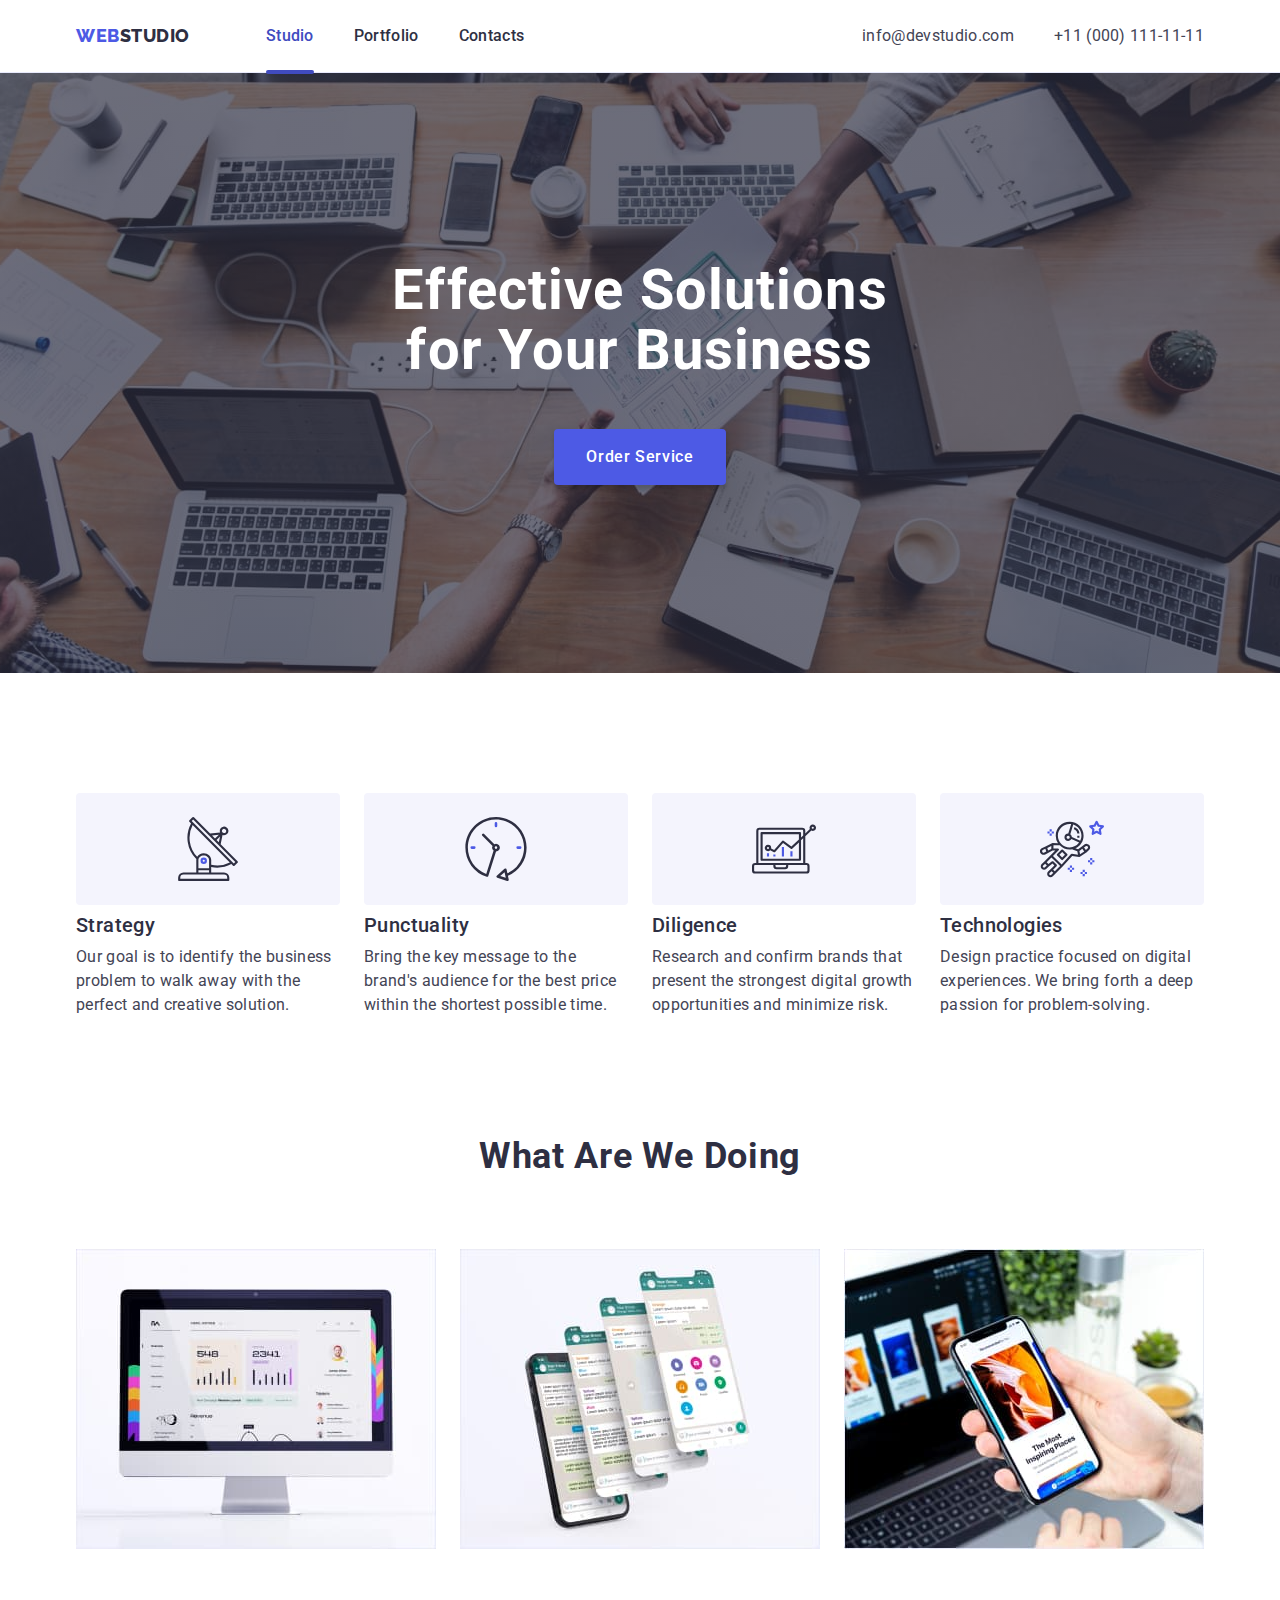
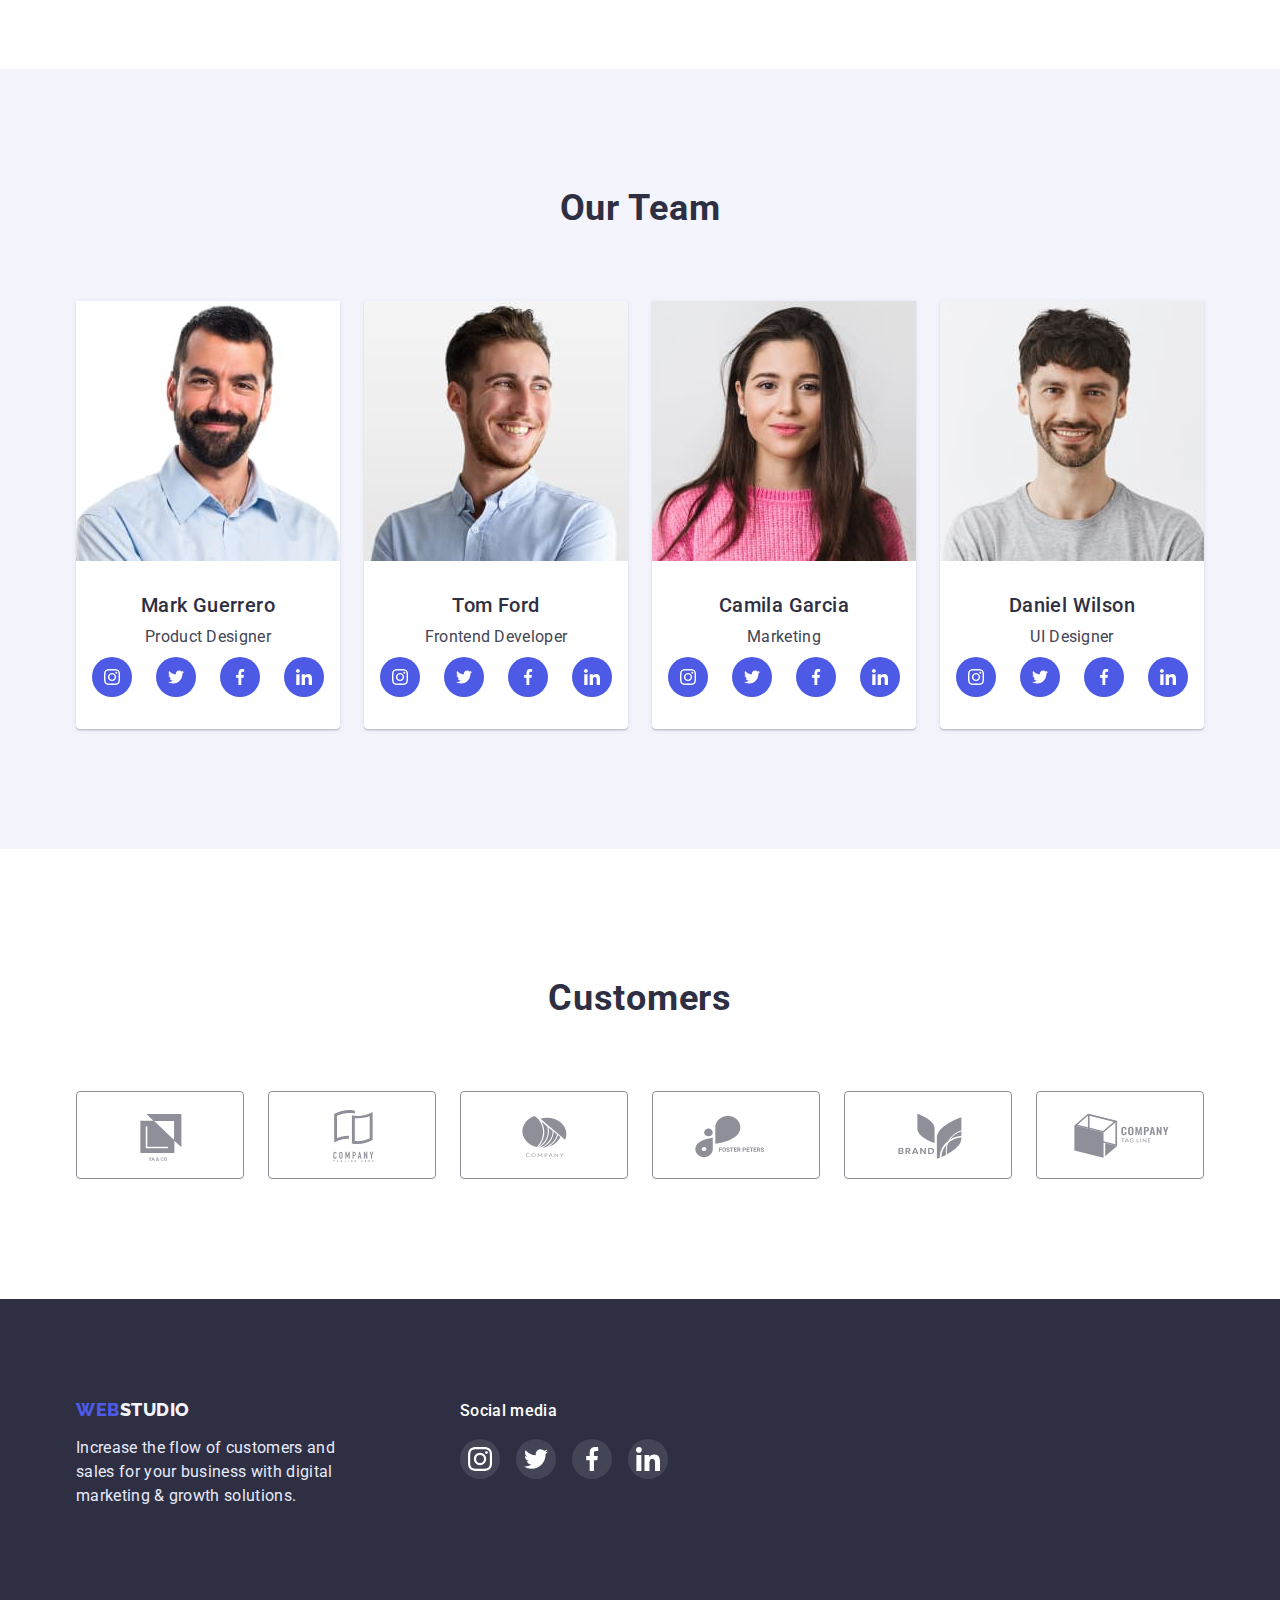
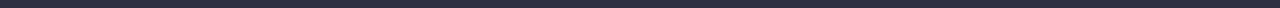
<file: index.html>
<!DOCTYPE html>
<html lang="en">
  <head>
    <meta charset="UTF-8" />
    <meta http-equiv="X-UA-Compatible" content="IE=edge" />
    <meta name="viewport" content="width=device-width, initial-scale=1.0" />
    <title>WebStudio</title>
    <link rel="preconnect" href="https://fonts.googleapis.com" />
    <link rel="preconnect" href="https://fonts.gstatic.com" crossorigin />
    <link
      href="https://fonts.googleapis.com/css2?family=Raleway:wght@800&family=Roboto:wght@400;500;700;900&display=swap"
      rel="stylesheet"
    />
    <link rel="stylesheet" href="https://cdn.jsdelivr.net/npm/modern-normalize@1.1.0/modern-normalize.min.css">
    <link rel="stylesheet" href="./css/styles.css" />
  </head>
  <body>
    <header class="section-header">
      <div class="container header-container">
        <nav class="nav">
          <a href="" class="logo up link">Web<span>Studio</span></a>
          <ul class="nav-list list">
            <li class="nav-item"><a href="./index.html" class="nav-link link current">Studio</a></li>
            <li class="nav-item"><a href="./portfolio.html" class="nav-link link">Portfolio</a></li>
            <li class="nav-item"><a href="" class="nav-link link">Contacts</a></li>
          </ul>
        </nav>
        <address>
          <ul class="address-list list">
            <li class="address-item">
              <a href="mailto:info@devstudio.com" class="adress-link link">info@devstudio.com</a>
            </li>
            <li class="address-item">
              <a href="tel:+110001111111" class="adress-link link">+11 (000) 111-11-11</a>
            </li>
          </ul>
        </address>
      </div>
    </header>
    <main>
      <!--Hero section-->
      <section class="section-hero">
        <h1 class="hero-title">Effective Solutions for Your Business</h1>
        <button class="hero-btn" type="button" data-modal-open>Order Service</button>
      </section>

      <!--About section-->
      <section class="section-about">
        <div class="container about-container">
          <h2 class="visually-hidden">About</h2>
          <ul class="about-list list">
            <li class="about-item">
              <div class="about-item-boxicon">
                <svg class="about-item-icon" width="64" height="64">
                  <use href="./images/icons.svg#antenna"></use>
                </svg>
              </div>
              <h3 class="about-subtitle">Strategy</h3>
              <p class="about-text">
              Our goal is to identify the business problem to walk away with the
              perfect and creative solution.
              </p>
            </li> 
            <li class="about-item">
              <div class="about-item-boxicon">
                <svg class="about-item-icon" width="64" height="64">
                  <use href="./images/icons.svg#clock"></use>
                </svg>
              </div>
              <h3 class="about-subtitle">Punctuality</h3>
              <p class="about-text">
              Bring the key message to the brand's audience for the best price
              within the shortest possible time.
              </p>
            </li>
            <li class="about-item">
              <div class="about-item-boxicon">
                <svg class="about-item-icon" width="64" height="64">
                  <use href="./images/icons.svg#diagram"></use>
                </svg>
              </div>
              <h3 class="about-subtitle">Diligence</h3>
              <p class="about-text">
              Research and confirm brands that present the strongest digital
              growth opportunities and minimize risk.
              </p>
            </li> 
            <li class="about-item">
              <div class="about-item-boxicon">
                <svg class="about-item-icon" width="64" height="64">
                  <use href="./images/icons.svg#astronaut"></use>
                </svg>
              </div>
              <h3 class="about-subtitle">Technologies</h3>
              <p class="about-text">
              Design practice focused on digital experiences. We bring forth a
              deep passion for problem-solving.
              </p>
            </li>
          </ul>
        </div>
      </section>

      <!--What are we doing-->
      <section class="section-doing">
        <div class="container doing-container">
          <h2 class="doing-title">What are we doing</h2>
          <ul class="doing-list list">
            <li class="doing-item">
             <img class="doing-img"
              src="./images/rectangle1.jpg"
              alt="Monitor"
              width="360"
              height="300"
             />
            </li>
           <li  class="doing-item">
              <img class="doing-img"
              src="./images/rectangle2.jpg"
              alt="Telephon"
              width="360"
              height="300"
              />
           </li>
           <li  class="doing-item">
              <img class="doing-img"
              src="./images/rectangle3.jpg"
              alt="Gadgets"
              width="360"
              height="300"
              />
           </li>
          </ul>
        </div>
      </section>
      
      <!--Our team-->
      <section class="section-team">
        <div class="container team-container">
          <h2 class="team-title">Our Team</h2>
          <ul class="team-list list">
             <li class="team-item">
               <img class="team-img" src="./images/img1.jpg" alt="Photo" width="264" height="260" />
               <div class="team-item-block">
                  <h3 class="team-subtitle">Mark Guerrero</h3>
                  <p class="team-text">Product Designer</p>
                  <ul class="team-list-icon list">
                    <li class="team-item-boxicon">
                      <a href="" class="team-item-link link">
                        <svg class="team-item-icon" width="16" height="16" >
                          <use href="./images/icons.svg#instagram"></use>
                        </svg>
                      </a>
                    </li>
                    <li class="team-item-boxicon">
                      <a href="" class="team-item-link link">
                        <svg class="team-item-icon" width="16" height="16">
                          <use href="./images/icons.svg#twitter"></use>
                        </svg>
                      </a>
                    </li>
                    <li class="team-item-boxicon">
                      <a href="" class="team-item-link link">
                        <svg class="team-item-icon" width="16" height="16">
                          <use href="./images/icons.svg#facebook"></use>
                        </svg>
                      </a>
                    </li>
                    <li class="team-item-boxicon">
                      <a href="" class="team-item-link link">
                        <svg class="team-item-icon" width="16" height="16">
                         <use href="./images/icons.svg#linkedin"></use>
                        </svg>
                      </a>
                    </li>
                  </ul>
                </div>
              </li>
              <li class="team-item">
                <img class="team-img" src="./images/img2.jpg" alt="Photo" width="264" height="260" />
                <div class="team-item-block">
                  <h3 class="team-subtitle">Tom Ford</h3>
                  <p class="team-text">Frontend Developer</p>
                  <ul class="team-list-icon list">
                    <li class="team-item-boxicon">
                      <a href="" class="team-item-link link">
                        <svg class="team-item-icon" width="16" height="16" >
                          <use href="./images/icons.svg#instagram"></use>
                        </svg>
                      </a>
                    </li>
                    <li class="team-item-boxicon">
                      <a href="" class="team-item-link link">
                        <svg class="team-item-icon" width="16" height="16">
                          <use href="./images/icons.svg#twitter"></use>
                        </svg>
                      </a>
                    </li>
                    <li class="team-item-boxicon">
                      <a href="" class="team-item-link link">
                        <svg class="team-item-icon" width="16" height="16">
                          <use href="./images/icons.svg#facebook"></use>
                        </svg>
                      </a>
                    </li>
                    <li class="team-item-boxicon">
                      <a href="" class="team-item-link link">
                        <svg class="team-item-icon" width="16" height="16">
                         <use href="./images/icons.svg#linkedin"></use>
                        </svg>
                      </a>
                    </li>
                  </ul>
                </div>
              </li>
              <li class="team-item">
                <img class="team-img" src="./images/img3.jpg" alt="Photo" width="264" height="260" />
                <div class="team-item-block">
                  <h3 class="team-subtitle">Camila Garcia</h3>
                  <p class="team-text">Marketing</p>
                  <ul class="team-list-icon list">
                    <li class="team-item-boxicon">
                      <a href="" class="team-item-link link">
                        <svg class="team-item-icon" width="16" height="16" >
                          <use href="./images/icons.svg#instagram"></use>
                        </svg>
                      </a>
                    </li>
                    <li class="team-item-boxicon">
                      <a href="" class="team-item-link link">
                        <svg class="team-item-icon" width="16" height="16">
                          <use href="./images/icons.svg#twitter"></use>
                        </svg>
                      </a>
                    </li>
                    <li class="team-item-boxicon">
                      <a href="" class="team-item-link link">
                        <svg class="team-item-icon" width="16" height="16">
                          <use href="./images/icons.svg#facebook"></use>
                        </svg>
                      </a>
                    </li>
                    <li class="team-item-boxicon">
                      <a href="" class="team-item-link link">
                        <svg class="team-item-icon" width="16" height="16">
                         <use href="./images/icons.svg#linkedin"></use>
                        </svg>
                      </a>
                    </li>
                  </ul>
                </div>
             </li>
             <li class="team-item">
               <img class="team-img" src="./images/img4.jpg" alt="Photo" width="264" height="260" />
               <div class="team-item-block">
                  <h3 class="team-subtitle">Daniel Wilson</h3>
                  <p class="team-text">UI Designer</p>
                  <ul class="team-list-icon list">
                    <li class="team-item-boxicon">
                      <a href="" class="team-item-link link">
                        <svg class="team-item-icon" width="16" height="16" >
                          <use href="./images/icons.svg#instagram"></use>
                        </svg>
                      </a>
                    </li>
                    <li class="team-item-boxicon">
                      <a href="" class="team-item-link link">
                        <svg class="team-item-icon" width="16" height="16">
                          <use href="./images/icons.svg#twitter"></use>
                        </svg>
                      </a>
                    </li>
                    <li class="team-item-boxicon">
                      <a href="" class="team-item-link link">
                        <svg class="team-item-icon" width="16" height="16">
                          <use href="./images/icons.svg#facebook"></use>
                        </svg>
                      </a>
                    </li>
                    <li class="team-item-boxicon">
                      <a href="" class="team-item-link link">
                        <svg class="team-item-icon" width="16" height="16">
                         <use href="./images/icons.svg#linkedin"></use>
                        </svg>
                      </a>
                    </li>
                  </ul>
                </div>
              </li>
          </ul>
        </div>
      </section>

      <!-- Customers -->
      <section class="section-customers">
        <div class="container customers-container">
            <h2 class="customers-title">Customers</h2>
              <ul class="customers-list list">
                <li class="customers-item-boxicon">
                  <a href="" class="customers-item-link link">
                    <svg class="customers-icon" width="104" height="56" >
                     <use href="./images/icons.svg#logo-1"></use>
                    </svg>
                  </a>
                </li>
                <li class="customers-item-boxicon">
                  <a href="" class="customers-item-link link">
                    <svg class="customers-icon" width="104" height="56" >
                     <use href="./images/icons.svg#logo-2"></use>
                    </svg>
                  </a>
                </li>
                <li class="customers-item-boxicon">
                  <a href="" class="customers-item-link link">
                    <svg class="customers-icon" width="104" height="56" >
                     <use href="./images/icons.svg#logo-3"></use>
                    </svg>
                  </a>
                </li>
                <li class="customers-item-boxicon">
                  <a href="" class="customers-item-link link">
                    <svg class="customers-icon" width="104" height="56" >
                     <use href="./images/icons.svg#logo-4"></use>
                    </svg>
                  </a>
                </li>
                <li class="customers-item-boxicon">
                  <a href="" class="customers-item-link link">
                    <svg class="customers-icon" width="104" height="56" >
                     <use href="./images/icons.svg#logo-5"></use>
                    </svg>
                  </a>
                </li>
                <li class="customers-item-boxicon">
                  <a href="" class="customers-item-link link">
                    <svg class="customers-icon" width="104" height="56" >
                     <use href="./images/icons.svg#logo-6"></use>
                    </svg>
                  </a>
                </li>
              </ul>
        </div>
      </section>
    </main>
    <footer class="section-footer">
      <div class="container footer-container">
        <div class="footer-oneblock">
          <a href="./index.html" class="logo down link">Web<span>Studio</span></a>
          <p class="footer-text">
          Increase the flow of customers and sales for your business with digital
          marketing & growth solutions.
          </p>
        </div>
        <div  class="footer-twoblock">
          <p class="footer-text-social">Social media</p>
          <ul class="footer-list-icon list">
            <li class="footer-item-boxicon">
              <a href="" class="footer-item-link link">
                <svg class="footer-item-icon" width="24" height="24" >
                 <use href="./images/icons.svg#instagram"></use>
                </svg>
              </a>
            </li>
            <li class="footer-item-boxicon">
              <a href="" class="footer-item-link link">
                <svg class="footer-item-icon" width="24" height="24">
                  <use href="./images/icons.svg#twitter"></use>
                </svg>
              </a>
            </li>
            <li class="footer-item-boxicon">
              <a href="" class="footer-item-link link">
                <svg class="footer-item-icon" width="24" height="24">
                  <use href="./images/icons.svg#facebook"></use>
                </svg>
              </a>
            </li>
            <li class="footer-item-boxicon">
              <a href="" class="footer-item-link link">
                <svg class="footer-item-icon" width="24" height="24">
                  <use href="./images/icons.svg#linkedin"></use>
                </svg>
              </a>
            </li>
          </ul>
        </div>
      </div> 
    </footer>

    <div class="backdrop is-hidden" data-modal>
      <div class="modal">
        <button type="button" class="modal-close-btn" data-modal-close>
          <svg class="modal-close-icon" width="8" height="8">
            <use href="./images/icons.svg#close-modal"></use>
          </svg>
        </button>
      </div>
    </div>

    <script src="./js/modal.js"></script>
  </body>
</html>
</file>
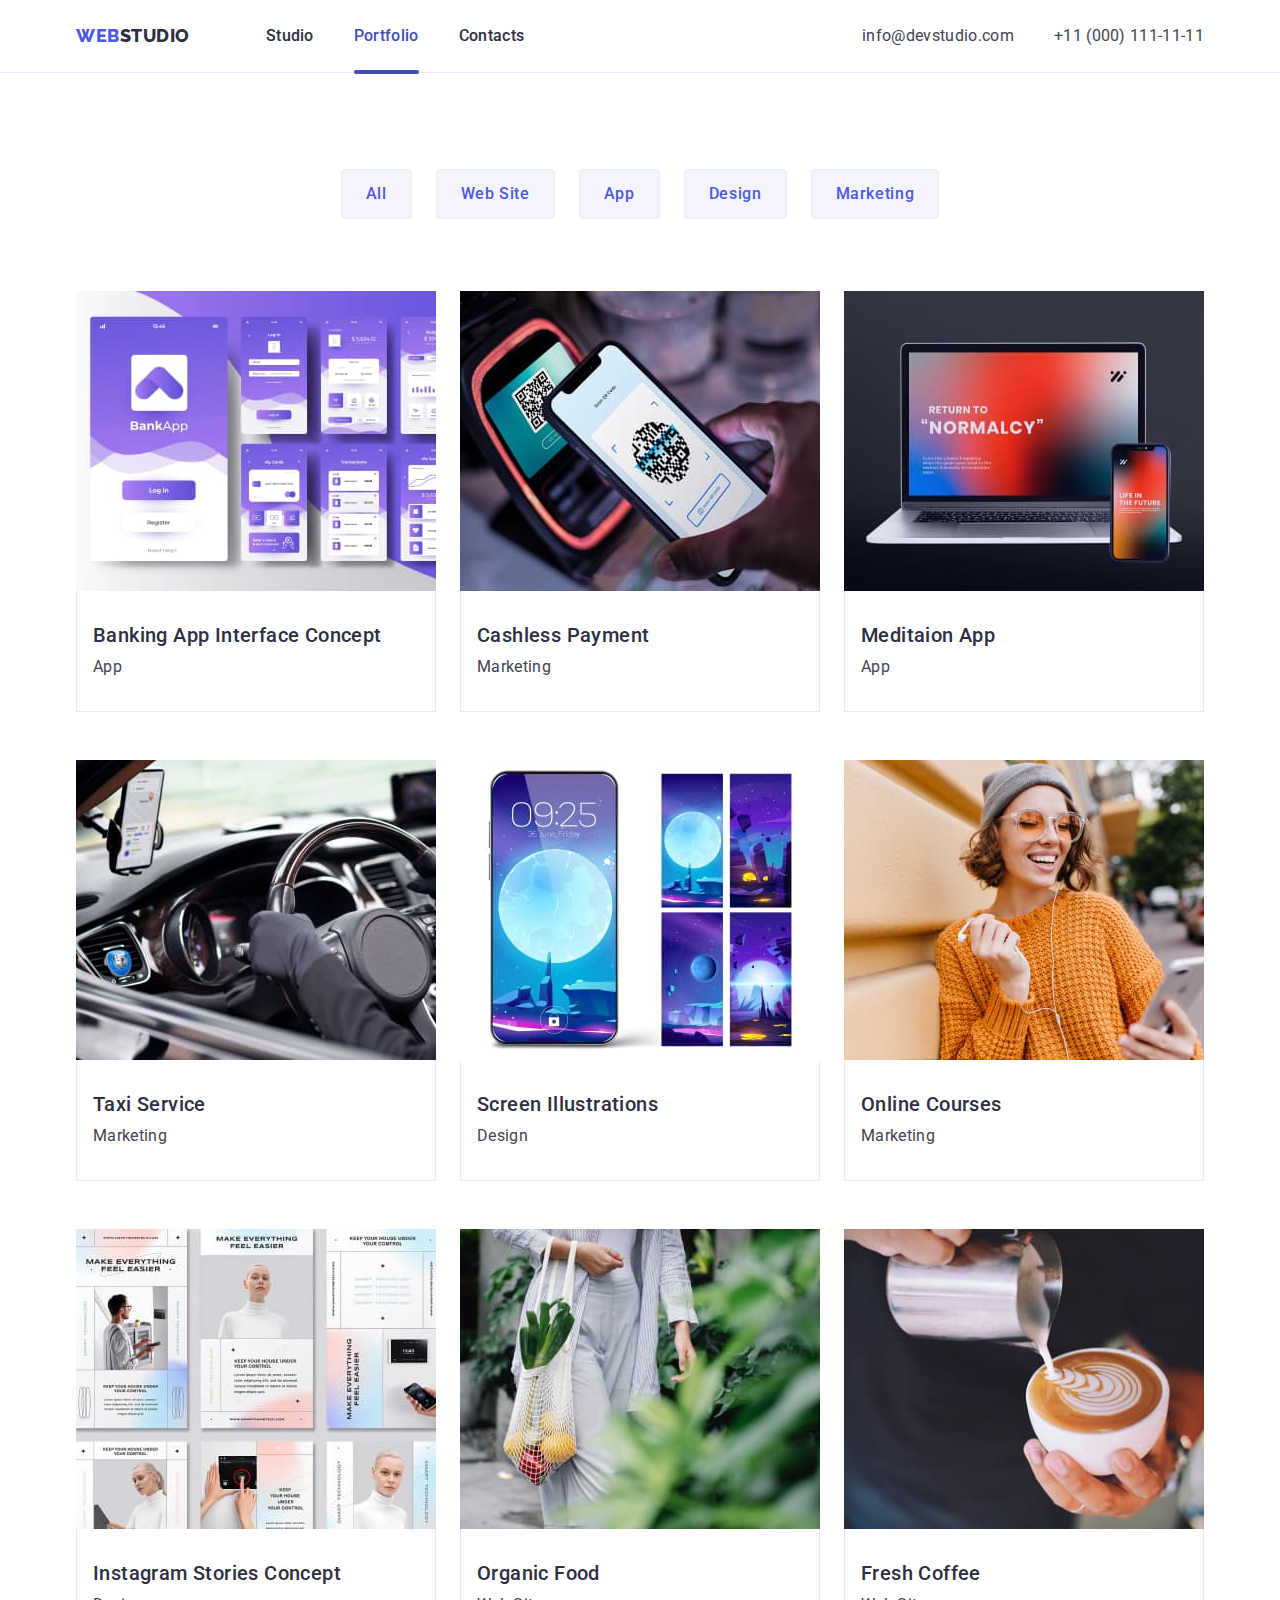
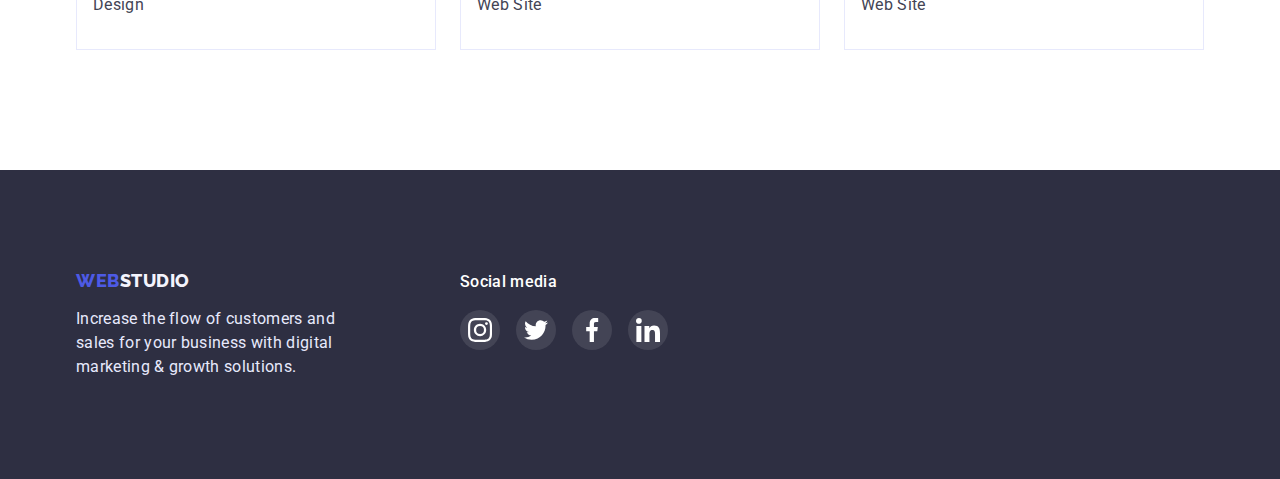
<file: portfolio.html>
<!DOCTYPE html>
<html lang="en">
<head>
    <meta charset="UTF-8">
    <meta http-equiv="X-UA-Compatible" content="IE=edge">
    <meta name="viewport" content="width=device-width, initial-scale=1.0">
    <title>Portfolio</title>
    <link rel="preconnect" href="https://fonts.googleapis.com" />
    <link rel="preconnect" href="https://fonts.gstatic.com" crossorigin />
    <link
      href="https://fonts.googleapis.com/css2?family=Raleway:wght@800&family=Roboto:wght@400;500;700;900&display=swap"
      rel="stylesheet"
    />
    <link rel="stylesheet" href="https://cdn.jsdelivr.net/npm/modern-normalize@1.1.0/modern-normalize.min.css">
    <link rel="stylesheet" href="./css/styles.css" />
</head>
<body>
  <header class="section-header">
    <div class="container header-container">
      <nav class="nav">
        <a href="" class="logo up link">Web<span>Studio</span></a>
        <ul class="nav-list list">
          <li class="nav-item"><a href="./index.html" class="nav-link link">Studio</a></li>
          <li class="nav-item"><a href="./portfolio.html" class="nav-link link current">Portfolio</a></li>
          <li class="nav-item"><a href="" class="nav-link link">Contacts</a></li>
        </ul>
      </nav>
      <address>
        <ul class="address-list list">
          <li class="address-item">
            <a href="mailto:info@devstudio.com" class="adress-link link">info@devstudio.com</a>
          </li>
          <li class="address-item">
            <a href="tel:+110001111111" class="adress-link link">+11 (000) 111-11-11</a>
          </li>
        </ul>
      </address>
    </div>
  </header>
      <main>
        <section class="section-portfolio">
          <div class="container portfolio-btn-container">
            <h1 class="visually-hidden">Our portfolio</h1>
            <ul class="potfolio-btn-list list">
              <li class="portfolio-btn-item"><button class="portfolio-btn" type="button">All</button></li>
              <li class="portfolio-btn-item"><button class="portfolio-btn" type="button">Web Site</button></li>
              <li class="portfolio-btn-item"><button class="portfolio-btn" type="button">App</button></li>
              <li class="portfolio-btn-item"><button class="portfolio-btn" type="button">Design</button></li>
              <li class="portfolio-btn-item"><button class="portfolio-btn" type="button">Marketing</button></li>
            </ul>
            <ul class="portfolio-list list">
                <li class="portfolio-item">
                    <a href="" class="portfolio-item-link link">
                      <div class="portfolio-item-wrapper">
                        <img class="portfolio-img" src="./images/imgportoflio1.jpg" alt="Photo" width="360" height="300" />
                        <p class="portfolio-overlay">14 Stylish and User-Friendly App Design Concepts · Task Manager App · Calorie Tracker App · Exotic Fruit Ecommerce App · Cloud Storage App</p>
                      </div>
                      <div class="portfolio-item-block">
                        <h2 class="portfolio-subtitle">Banking App Interface Concept</h2>
                        <p class="portfolio-text">App</p>
                      </div>
                    </a>
                </li>
                <li class="portfolio-item">
                    <a href="" class="portfolio-item-link link">
                      <div class="portfolio-item-wrapper">
                        <img class="portfolio-img" src="./images/imgportoflio2.jpg" alt="Photo" width="360" height="300" />
                        <p class="portfolio-overlay">14 Stylish and User-Friendly App Design Concepts · Task Manager App · Calorie Tracker App · Exotic Fruit Ecommerce App · Cloud Storage App</p>
                      </div>
                      <div class="portfolio-item-block">
                        <h2 class="portfolio-subtitle">Cashless Payment</h2>
                        <p class="portfolio-text">Marketing</p>
                      </div>
                    </a>
                </li>
                <li class="portfolio-item">
                    <a href="" class="portfolio-item-link link">
                      <div class="portfolio-item-wrapper">
                        <img class="portfolio-img" src="./images/imgportoflio3.jpg" alt="Photo" width="360" height="300" />
                        <p class="portfolio-overlay">14 Stylish and User-Friendly App Design Concepts · Task Manager App · Calorie Tracker App · Exotic Fruit Ecommerce App · Cloud Storage App</p>
                      </div>
                      <div class="portfolio-item-block">
                        <h2 class="portfolio-subtitle">Meditaion App</h2>
                        <p class="portfolio-text">App</p>
                      </div>
                    </a>
                </li>
                <li class="portfolio-item">
                    <a href="" class="portfolio-item-link link">
                      <div class="portfolio-item-wrapper">
                        <img class="portfolio-img" src="./images/imgportoflio4.jpg" alt="Photo" width="360" height="300" />
                        <p class="portfolio-overlay">14 Stylish and User-Friendly App Design Concepts · Task Manager App · Calorie Tracker App · Exotic Fruit Ecommerce App · Cloud Storage App</p>
                      </div>
                      <div class="portfolio-item-block">
                        <h2 class="portfolio-subtitle">Taxi Service</h2>
                        <p class="portfolio-text">Marketing</p>
                      </div>
                    </a>
                </li>
                <li class="portfolio-item">
                    <a href="" class="portfolio-item-link link">
                      <div class="portfolio-item-wrapper">
                        <img class="portfolio-img" src="./images/imgportoflio5.jpg" alt="Photo" width="360" height="300" />
                        <p class="portfolio-overlay">14 Stylish and User-Friendly App Design Concepts · Task Manager App · Calorie Tracker App · Exotic Fruit Ecommerce App · Cloud Storage App</p>
                      </div>
                      <div class="portfolio-item-block">
                        <h2 class="portfolio-subtitle">Screen Illustrations</h2>
                        <p class="portfolio-text">Design</p>
                      </div>
                    </a>
                </li>
                <li class="portfolio-item">
                    <a href="" class="portfolio-item-link link">
                      <div class="portfolio-item-wrapper">
                       <img class="portfolio-img" src="./images/imgportoflio6.jpg" alt="Photo" width="360" height="300" />
                        <p class="portfolio-overlay">14 Stylish and User-Friendly App Design Concepts · Task Manager App · Calorie Tracker App · Exotic Fruit Ecommerce App · Cloud Storage App</p>
                      </div>
                      <div class="portfolio-item-block">
                        <h2 class="portfolio-subtitle">Online Courses</h2>
                        <p class="portfolio-text">Marketing</p>
                      </div>
                    </a>
                </li>
                <li class="portfolio-item">
                    <a href="" class="portfolio-item-link link">
                      <div class="portfolio-item-wrapper">
                        <img class="portfolio-img" src="./images/imgportoflio7.jpg" alt="Photo" width="360" height="300" />
                        <p class="portfolio-overlay">14 Stylish and User-Friendly App Design Concepts · Task Manager App · Calorie Tracker App · Exotic Fruit Ecommerce App · Cloud Storage App</p>
                      </div>
                      <div class="portfolio-item-block">
                        <h2 class="portfolio-subtitle">Instagram Stories Concept</h2>
                        <p class="portfolio-text">Design</p>
                      </div>
                    </a>
                </li>
                <li class="portfolio-item">
                    <a href="" class="portfolio-item-link link">
                      <div class="portfolio-item-wrapper">
                        <img class="portfolio-img" src="./images/imgportoflio8.jpg" alt="Photo" width="360" height="300" />
                        <p class="portfolio-overlay">14 Stylish and User-Friendly App Design Concepts · Task Manager App · Calorie Tracker App · Exotic Fruit Ecommerce App · Cloud Storage App</p>
                      </div>
                      <div class="portfolio-item-block">
                       <h2 class="portfolio-subtitle">Organic Food</h2>
                        <p class="portfolio-text">Web Site</p>
                      </div>
                    </a>
                </li>
                <li class="portfolio-item">
                    <a href="" class="portfolio-item-link link">
                      <div class="portfolio-item-wrapper">
                        <img class="portfolio-img" src="./images/imgportoflio9.jpg" alt="Photo" width="360" height="300" />
                        <p class="portfolio-overlay">14 Stylish and User-Friendly App Design Concepts · Task Manager App · Calorie Tracker App · Exotic Fruit Ecommerce App · Cloud Storage App</p>
                      </div>
                      <div class="portfolio-item-block">
                        <h2 class="portfolio-subtitle">Fresh Coffee</h2>
                        <p class="portfolio-text">Web Site</p>
                      </div>
                    </a>
                </li>
            </ul>
          </div>    
        </section>
      </main>
      <footer class="section-footer">
        <div class="container footer-container">
          <div class="footer-oneblock">
            <a href="./index.html" class="logo down link">Web<span>Studio</span></a>
            <p class="footer-text">
            Increase the flow of customers and sales for your business with digital
            marketing & growth solutions.
            </p>
          </div>
          <div  class="footer-twoblock">
            <p class="footer-text-social">Social media</p>
            <ul class="footer-list-icon list">
              <li class="footer-item-boxicon">
                <a href="" class="footer-item-link link">
                  <svg class="footer-item-icon" width="24" height="24" >
                   <use href="./images/icons.svg#instagram"></use>
                  </svg>
                </a>
              </li>
              <li class="footer-item-boxicon">
                <a href="" class="footer-item-link link">
                  <svg class="footer-item-icon" width="24" height="24">
                    <use href="./images/icons.svg#twitter"></use>
                  </svg>
                </a>
              </li>
              <li class="footer-item-boxicon">
                <a href="" class="footer-item-link link">
                  <svg class="footer-item-icon" width="24" height="24">
                    <use href="./images/icons.svg#facebook"></use>
                  </svg>
                </a>
              </li>
              <li class="footer-item-boxicon">
                <a href="" class="footer-item-link link">
                  <svg class="footer-item-icon" width="24" height="24">
                    <use href="./images/icons.svg#linkedin"></use>
                  </svg>
                </a>
              </li>
            </ul>
          </div>
        </div> 
      </footer>

</body>
</html>
</file>
<file: css/styles.css>
:root {
  --color-web: #4d5ae5;
  --color-title: #2e2f42;
  --color-text: #434455;
  --color-white: #ffffff;
  --color-footer-studio: #f4f4fd;
  --color-footer-text: #e7e9fc;
  --color-background-light: #f4f4fd;
  --color-background-dark: #2e2f42;
  --color-hover: #404bbf;
}

h1, h2, h3, h4, h5, h6, p {
  margin-top: 0;
  margin-bottom: 0;
}
 ul, ol {
  margin-top: 0;
  margin-bottom: 0;
  padding-left: 0;
 }

 img {
  display: block;
 }

body {
  color: var(--color-text);
  font-family: "Roboto", sans-serif;
  background-color: var(--color-white); 
}

.container {
  width: 1158px;
  margin-left: auto;
  margin-right: auto;
  padding-left: 15px;
  padding-right: 15px;
}
.list {
  list-style: none;
}
.link {
  text-decoration: none;
}

/* --------------Navigation------------------ */
.section-header {
  padding-top: 24px;
  padding-bottom: 24px;
  border-bottom: 1px solid var(--color-footer-text);
}

.header-container {
  display: flex;
  justify-content: space-between;
}
.nav {
  display: flex;
  align-items: center;
}
.nav-list {
  display: flex;
  align-items: center;
}
.address-list {
  display: flex;
  align-items: center;
}
.up {
  margin-right: 76px;
}
 .nav-item:not(:last-child) {
  margin-right: 40px;
  } 
.address-item:not(:last-child) {
    margin-right: 40px;
} 

.logo {
  font-family: "Raleway", sans-serif;
  font-weight: 800;
  font-size: 18px;
  line-height: 1.33;
  letter-spacing: 0.03em;
  text-transform: uppercase;
  color: var(--color-web);
}

.nav-link {
  position: relative;
  color: var(--color-title);
  font-weight: 500;
  font-size: 16px;
  line-height: 1.5;
  letter-spacing: 0.02em;
  transition: color 250ms cubic-bezier(0.4, 0, 0.2, 1);
}

.up > span {
    color: var(--color-title);
}

.nav-item :hover,
.nav-item :focus {
  color: var(--color-hover);
}

.address-item > .link {
  color: var(--color-text);
  font-style: normal;
  font-size: 16px;
  line-height: 1.5;
  letter-spacing: 0.02em;
  transition: color 250ms cubic-bezier(0.4, 0, 0.2, 1);
}
.address-item :hover,
.address-item :focus {
  color: var(--color-hover);
}

.current::after {
  content: "";
  position: absolute;
  top: 0;
  left: 0;
  transform: translateY(44px);
  width: 100%;
  height: 4px;
  background: var(--color-hover);
  border-radius: 2px;
}
.current {
  color: var(--color-hover);
}
/* ------------------HERO---------------------------- */

.section-hero {
  max-width: 1440px;
  margin: 0 auto;
  padding-top: 188px;
  padding-bottom: 188px;
  text-align: center;
  background-color: var(--color-background-dark);
  background-image: linear-gradient(rgba(46, 47, 66, 0.7), rgba(46, 47, 66, 0.7)), url(../images/peopleoffice.jpg); 
  background-repeat: no-repeat;
  background-size: cover;
  background-position: center;
}

.hero-title {
 max-width: 496px;
 min-height: 120px;
  font-weight: 700;
  font-size: 56px;
  line-height: 1.07;
  letter-spacing: 0.02em;
  color: var(--color-white);
  margin: auto;
  margin-bottom: 48px;
}

.hero-btn {
  display: inline-block;
  padding: 16px 32px;
  border: none;
  font-family: inherit;
  font-weight: 500;
  font-size: 16px;
  line-height: 1.5;
  letter-spacing: 0.04em;
  color: var(--color-white);
  background-color: var(--color-web);
  box-shadow: 0px 4px 4px rgba(0, 0, 0, 0.15);
  border-radius: 4px;
  cursor: pointer;
  transition: background-color 250ms cubic-bezier(0.4, 0, 0.2, 1);
}
.hero-btn:hover,
.hero-btn:focus {
  background-color: var(--color-hover);
}
/* ------------------ABOUT---------------------------- */
.section-about {
  padding-top: 120px;
  padding-bottom: 120px;
}
.about-list {
  display: flex;
}
  
.about-item {
  width: calc(100% / 3);
}

.about-item:not(:last-child) {
  margin-right: 24px;
}

.visually-hidden {
    position: absolute;
    width: 1px;
    height: 1px;
    margin: -1px;
    border: 0;
    padding: 0;   
    white-space: nowrap;
    clip-path: inset(100%);
    clip: rect(0 0 0 0);
    overflow: hidden;
}

.about-subtitle {
    font-weight: 500;
    font-size: 20px;
    line-height: 1.2;
    letter-spacing: 0.02em;
    color: var(--color-title);
    margin-bottom: 8px;
}
.about-text {
    font-size: 16px;
    line-height: 1.5;
    letter-spacing: 0.02em;
}
.about-item-boxicon {
  display: flex;
  width: 264px;
  height: 112px;
  background: var(--color-footer-studio);
  border-radius: 4px;
  justify-content: center;
  align-items: center;
  margin-bottom: 8px;
}

/* ------------------DOING---------------------------- */
.section-doing {
  padding-bottom: 120px;
}
.doing-list {
  display: flex;
  flex-wrap: wrap;
}

.doing-item {
  width: calc((100% - 48px) / 3);
}

.doing-item:not(:last-child) {
  margin-right: 24px;
}
.doing-title {
    font-weight: 700;
    font-size: 36px;
    line-height: 1.11;
    text-align: center;
    letter-spacing: 0.02em;
    text-transform: capitalize;
    color: var(--color-title);
    margin-bottom: 72px;
}

/* ------------------TEAM---------------------------- */
.section-team {
  background-color: var(--color-background-light);  
  padding-top: 120px;
  padding-bottom: 120px; 
}

.team-list {
  display: flex;
}

.team-item {
  width: calc((100% - 72px) / 4);
  background: var(--color-white);
  box-shadow: 0px 1px 6px rgba(46, 47, 66, 0.08), 0px 1px 1px rgba(46, 47, 66, 0.16), 0px 2px 1px rgba(46, 47, 66, 0.08);
  border-radius: 0px 0px 4px 4px;
}
.team-item:not(:last-child) {
  margin-right: 24px;
}

.team-title {    
    font-weight: 700;
    font-size: 36px;
    line-height: 1.11;
    text-align: center;
    letter-spacing: 0.02em;
    text-transform: capitalize;
    color: var(--color-title);
    margin-bottom: 72px;
}

.team-subtitle { 
    font-weight: 500;
    font-size: 20px;
    line-height: 1.2;
    letter-spacing: 0.02em;
    color: var(--color-title);
    margin-bottom: 8px;
}

.team-text {
    font-size: 16px;
    line-height: 1.5;
    letter-spacing: 0.02em;
    color: var(--color-text);
    margin-bottom: 8px;
}
.team-item-block {
  text-align: center;
  padding-top: 32px;
  padding-bottom: 32px;
}
.team-list-icon {
  display: flex;
  align-items: center;
  gap: 24px;
  padding-left: 16px;
  padding-right: 16px;
}
 .team-item-link {
  display: flex;
  width: 40px;
  height: 40px;
  background-color: var(--color-web);
  border-radius: 50%;
  justify-content: center;
  align-items: center;
  transition: background-color 250ms cubic-bezier(0.4, 0, 0.2, 1);
 }
 .team-item-icon {
  fill: var(--color-white);
 }
.team-item-link:hover, .team-item-link:focus {
  background-color: var(--color-hover);
}
 /* ------------------CUSTOMERS---------------------------- */
 .section-customers {
  padding-top: 130PX;
  padding-bottom: 120PX;
}

.customers-title {
font-weight: 700;
font-size: 36px;
line-height: 1.11;
text-align: center;
letter-spacing: 0.02em;
text-transform: capitalize;
color: var(--color-title);
margin-bottom: 72px;
}
.customers-list {
  display: flex;
  gap: 24px;
  justify-content: center;
  align-items: center;
}

.customers-item-boxicon {
  width: 168px;
  height: 88px;
}
.customers-item-link {
  width: 100%;
  height: 100%;
  display: flex;
  justify-content: center;
  align-items: center;
  border: 1px solid #8E8F99;
  color: #8e8f99;
  border-radius: 4px;
  transition: border 250ms cubic-bezier(0.4, 0, 0.2, 1), color 250ms cubic-bezier(0.4, 0, 0.2, 1);
} 
.customers-icon {
  fill: currentColor;
}
.customers-item-link:hover, .customers-item-link:focus {
  border: 1px solid var(--color-hover);
  color: var(--color-hover);
}

/* ------------------FOOTER---------------------------- */
.section-footer {
  background-color: var(--color-background-dark);  
  padding-top: 100px;
  padding-bottom: 100px;
}
.footer-container {
  display: flex;
}
.down {
    display: block;
    line-height: 1.17;
    margin-bottom: 16px;
}
.down > span {
  color: var(--color-footer-studio);  
}
.footer-text {
  font-size: 16px;
  line-height: 1.5;
  letter-spacing: 0.02em;
  color: var(--color-footer-text);  
  width: 264px;
  min-height: 72px; 
}
.footer-text-social {
font-weight: 500;
font-size: 16px;
line-height: 1.5;
letter-spacing: 0.02em;
color: var(--color-white);
margin-bottom: 16px;
}
.footer-list-icon {
  display: flex;
  gap: 16px;

}
.footer-item-link {
  display: flex;
  width: 40px;
  height: 40px;
  background-color: var(--color-web);
  border-radius: 50%;
  justify-content: center;
  align-items: center;
  background: rgba(255, 255, 255, 0.1);
  transition: background-color 250ms cubic-bezier(0.4, 0, 0.2, 1);
}
.footer-item-icon {
  fill: var(--color-white);
}
.footer-twoblock {
  margin-left: 120px;
}
.footer-item-link:hover, .footer-item-link:focus {
background-color: #31D0AA;
}
/* ------------------BACKDROP MODAL---------------------------- */

.backdrop {
  position: fixed;
  top: 0;
  left: 0;
  width: 100%;
  height: 100%;
  background-color: rgba(46, 47, 66, 0.4);
  z-index: 100;
  transition: opacity 250ms cubic-bezier(0.4, 0, 0.2, 1), visibility 250ms cubic-bezier(0.4, 0, 0.2, 1);
}
.backdrop.is-hidden {
  opacity: 0;
  visibility: hidden;
  pointer-events: none;
}
.modal {
  position: absolute;
  top: 50%;
  left: 50%;
  transform: translate(-50%, -50%) rotate(360deg) scale(1);
  width: 408px;
  height: 576px;
  background: #FCFCFC;
  box-shadow: 0px 1px 1px rgba(0, 0, 0, 0.14), 0px 1px 3px rgba(0, 0, 0, 0.12), 0px 2px 1px rgba(0, 0, 0, 0.2);
  border-radius: 4px;
  transition: transform 500ms ease-in;
}
.backdrop.is-hidden .modal {
  transform: translate(-50%, -50%) rotate(0deg) scale(0);
}
.modal-close-btn {
  position: absolute;
  top: 24px;
  right: 24px;
  display: flex;
  justify-content: center;
  align-items: center;
  width: 24px;
  height: 24px;
  background-color: var(--color-footer-text);
  border: 1px solid rgba(0, 0, 0, 0.1);
  border-radius: 50%;
  cursor: pointer;
  padding: 0;
  transition: background-color 250ms cubic-bezier(0.4, 0, 0.2, 1);
}
.modal-close-btn:hover, .modal-close-btn:focus {
background-color: var(--color-hover);
}
.modal-close-icon {
  transition: fill 250ms cubic-bezier(0.4, 0, 0.2, 1);
}
.modal-close-btn:hover .modal-close-icon {
  fill: var(--color-white);
}

/* ------------------PORTFOLIO---------------------------- */
.section-portfolio {
  padding-top: 96px;
  padding-bottom: 120px;
}

.portfolio-btn {
  padding: 12px 24px;
  border-radius: 4px;
  border: 1px solid var(--color-footer-text);
  font-family: inherit;
  font-weight: 500;
  font-size: 16px;
  line-height: 1.5;
  letter-spacing: 0.04em;
  color: var(--color-web);
  background: var(--color-footer-studio);
  cursor: pointer;
  transition: color 250ms cubic-bezier(0.4, 0, 0.2, 1), background-color 250ms cubic-bezier(0.4, 0, 0.2, 1), box-shadow 250ms cubic-bezier(0.4, 0, 0.2, 1), border-color 250ms cubic-bezier(0.4, 0, 0.2, 1);
}

.portfolio-btn-item :hover,
.portfolio-btn-item :focus {
  color: var(--color-white);
  background-color: var(--color-hover); 
  box-shadow: 0px 3px 1px rgba(0, 0, 0, 0.1), 0px 2px 1px rgba(0, 0, 0, 0.08), 0px 2px 2px rgba(0, 0, 0, 0.12);
  border-color: transparent;
}
.potfolio-btn-list {
  display: flex;
  justify-content: center;
   margin-bottom: 72px;
}

.portfolio-btn-item:not(:last-child) {
  margin-right: 24px;
}
.portfolio-list {
  display: flex;
  flex-wrap: wrap;
}

.portfolio-item {
 width: calc((100% - 48px) / 3);
 background: var(--color-white);
}
.portfolio-item:not(:nth-child(3n)) {
  margin-right: 24px;
}
.portfolio-item:not(:nth-last-child(-n+3)) {
  margin-bottom: 48px;
}

.portfolio-subtitle {
  font-weight: 500;
  font-size: 20px;
  line-height: 1.2;
  letter-spacing: 0.02em;
  color: var(--color-background-dark);
  margin-bottom: 8px;
}
.portfolio-text {
  font-size: 16px;
  line-height: 1.5;
  letter-spacing: 0.02em;
  color: var(--color-text);
}
.portfolio-item-block {
  padding-top: 32px;
  padding-bottom: 32px;
  padding-left: 16px;
  border: 1px solid var(--color-footer-text);
  border-top: none; 
}
.portfolio-item-link {
  display: block;
  transition: box-shadow 250ms cubic-bezier(0.4, 0, 0.2, 1);
}
.portfolio-item-wrapper {
  position: relative;
  overflow: hidden;
}
.portfolio-item-link:hover, .portfolio-item-link:focus {
  box-shadow: 0px 1px 6px rgba(46, 47, 66, 0.08), 0px 1px 1px rgba(46, 47, 66, 0.16), 0px 2px 1px rgba(46, 47, 66, 0.08);
}
.portfolio-overlay {
  position: absolute;
  top: 0;
  left: 0;
  width: 100%;
  height: 100%;
  overflow: auto;
  transform: translateY(100%);
  transition: transform 250ms cubic-bezier(0.4, 0, 0.2, 1);

  font-size: 16px;
  line-height: 1.5;
  letter-spacing: 0.02em;
  color: var(--color-footer-studio);
  background-color: var(--color-web);
  padding-top: 40px; 
  padding-left: 32px;
  padding-right: 32px;
}
.portfolio-item-link:hover .portfolio-overlay,
.portfolio-item-link:focus .portfolio-overlay {
  transform: translateY(0);
}
</file>
